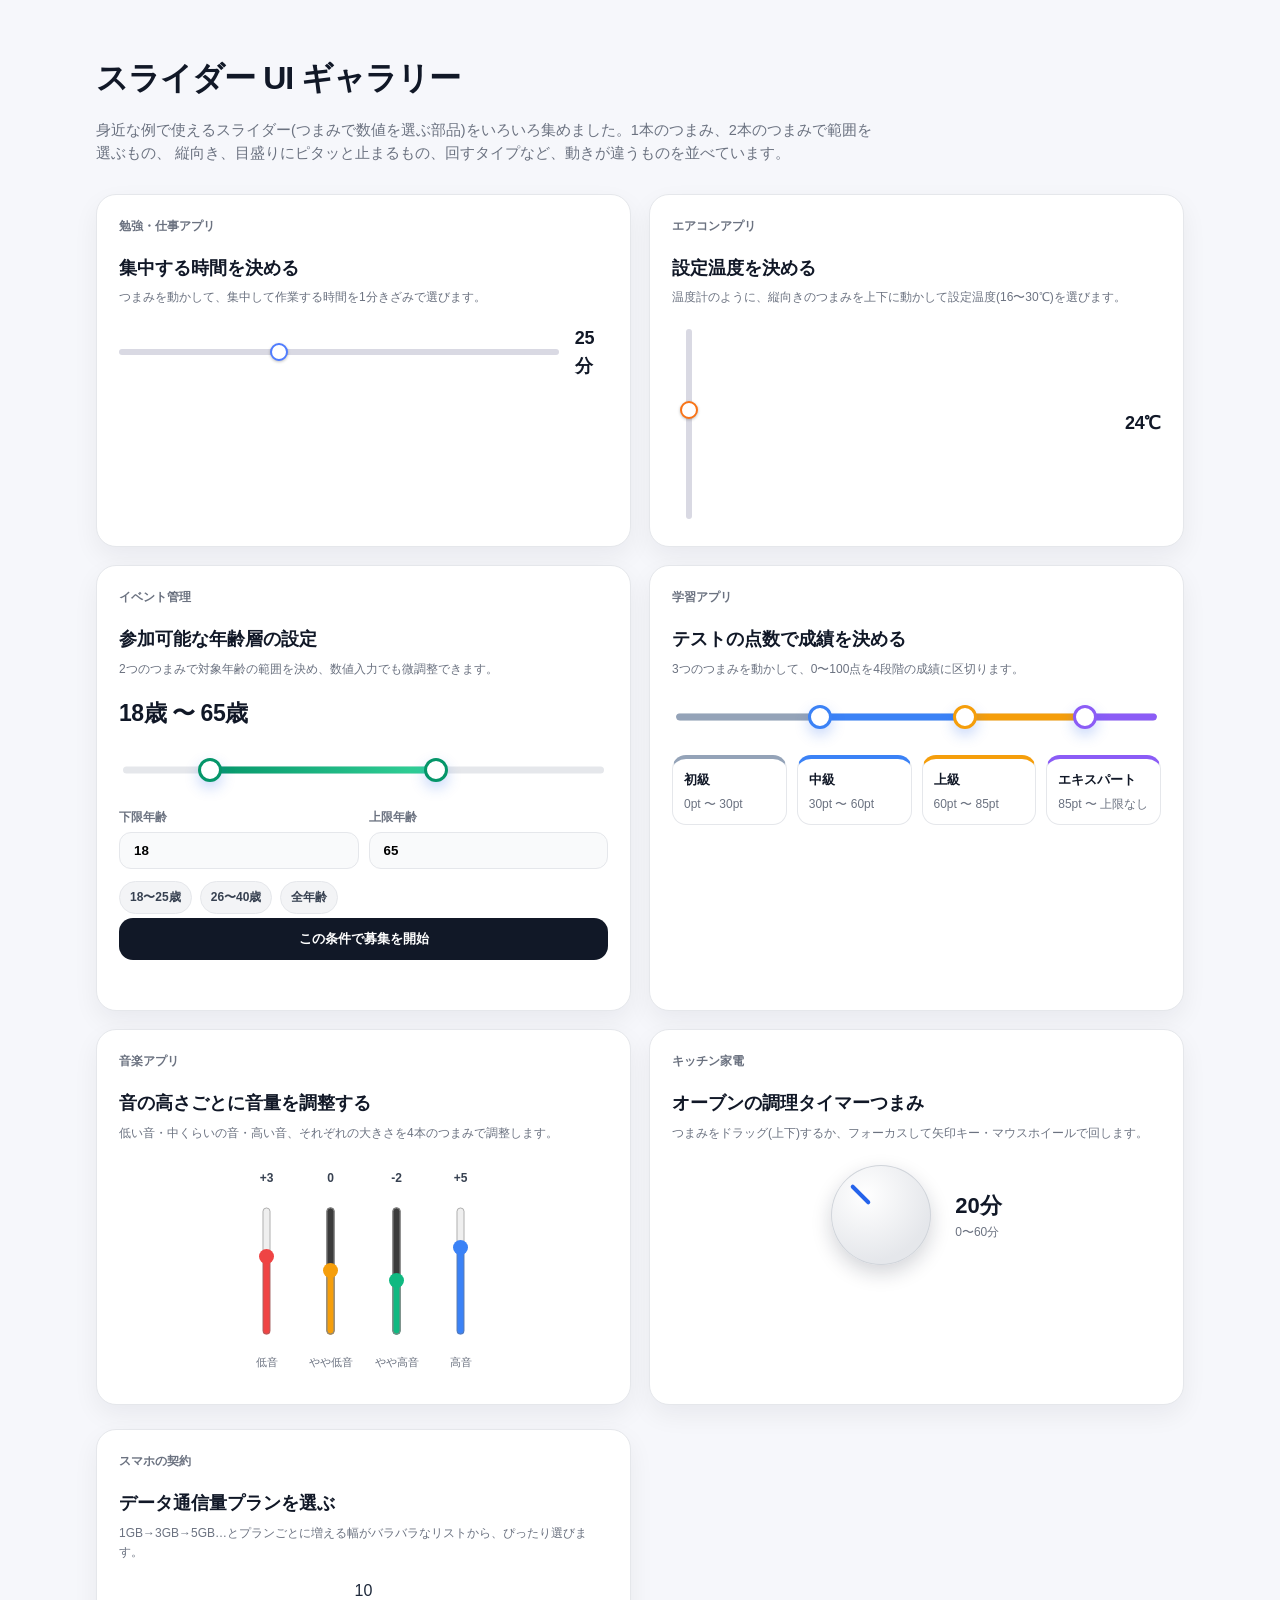
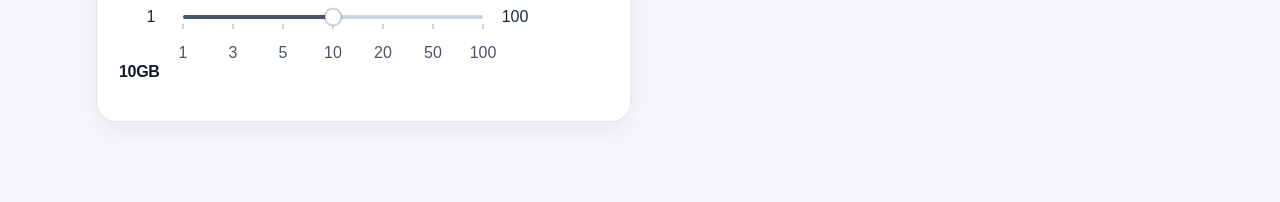
<file: index.html>
<!DOCTYPE html>
<html lang="ja">
<head>
<meta charset="UTF-8">
<meta name="viewport" content="width=device-width, initial-scale=1.0">
<title>スライダー UI ギャラリー</title>
<link rel="stylesheet" href="styles.css">
<script src="range-slider-library.js"></script>
<script src="range-slider-library-marks-plugin.js"></script>
<script src="range-slider-library-labels-plugin.js"></script>
</head>
<body>

<h1>スライダー UI ギャラリー</h1>
<p class="lead">
  身近な例で使えるスライダー(つまみで数値を選ぶ部品)をいろいろ集めました。1本のつまみ、2本のつまみで範囲を選ぶもの、
  縦向き、目盛りにピタッと止まるもの、回すタイプなど、動きが違うものを並べています。
</p>

<div class="grid">

  <div class="card">
    <div class="label">勉強・仕事アプリ</div>
    <h3>集中する時間を決める</h3>
    <div class="hint">つまみを動かして、集中して作業する時間を1分きざみで選びます。</div>
    <div style="display:flex; align-items:center; gap:16px;">
      <my-range-slider id="wcTimer" min="5" max="60" step="1" value="25"></my-range-slider>
      <span class="value" id="wcTimerVal" style="font-size:18px; margin:0;">25分</span>
    </div>
  </div>

  <div class="card">
    <div class="label">エアコンアプリ</div>
    <h3>設定温度を決める</h3>
    <div class="hint">温度計のように、縦向きのつまみを上下に動かして設定温度(16〜30℃)を選びます。</div>
    <div style="display:flex; align-items:center; gap:20px; height:200px;">
      <my-range-slider id="wcAircon" vertical min="16" max="30" step="1" value="24" style="height:190px; --filled-color:#f97316; --pointer-border-color:#f97316;"></my-range-slider>
      <span class="value" id="wcAirconVal" style="font-size:18px; margin:0;">24℃</span>
    </div>
  </div>

  <!-- 2ポインター範囲 + 数値入力 + チップ -->
  <div class="card">
    <div class="label">イベント管理</div>
    <h3>参加可能な年齢層の設定</h3>
    <div class="hint">2つのつまみで対象年齢の範囲を決め、数値入力でも微調整できます。</div>
    <div class="value" id="ageLabel">18歳 〜 65歳</div>
    <div class="dslider">
      <div class="track"></div>
      <div class="fill" id="ageFill" style="background: linear-gradient(90deg,#059669,#34d399);"></div>
      <input id="ageMinRange" type="range" min="0" max="100" step="1" value="18">
      <input id="ageMaxRange" type="range" min="0" max="100" step="1" value="65">
      <div class="dthumb" id="ageMinThumb" style="border-color:#059669;"></div>
      <div class="dthumb" id="ageMaxThumb" style="border-color:#059669;"></div>
    </div>
    <div class="inputs">
      <div class="input-box"><label>下限年齢</label><div class="input-row"><input id="ageMinInput" type="number"></div></div>
      <div class="input-box"><label>上限年齢</label><div class="input-row"><input id="ageMaxInput" type="number"></div></div>
    </div>
    <div class="chips">
      <button class="chip" onclick="setAgeRange(18,25)">18〜25歳</button>
      <button class="chip" onclick="setAgeRange(26,40)">26〜40歳</button>
      <button class="chip" onclick="setAgeRange(0,100)">全年齢</button>
    </div>
    <button class="primary" onclick="applyAge()">この条件で募集を開始</button>
    <div class="result" id="ageResult"></div>
  </div>

  <!-- 3ポインター + セグメント区切り -->
  <div class="card">
    <div class="label">学習アプリ</div>
    <h3>テストの点数で成績を決める</h3>
    <div class="hint">3つのつまみを動かして、0〜100点を4段階の成績に区切ります。</div>
    <div class="dslider">
      <div class="track">
        <div class="segment" id="lvlSeg0"></div>
        <div class="segment" id="lvlSeg1"></div>
        <div class="segment" id="lvlSeg2"></div>
        <div class="segment" id="lvlSeg3"></div>
      </div>
      <input id="lvlRange0" type="range" min="0" max="100" step="1" value="30">
      <input id="lvlRange1" type="range" min="0" max="100" step="1" value="60">
      <input id="lvlRange2" type="range" min="0" max="100" step="1" value="85">
      <div class="dthumb" id="lvlThumb0"></div>
      <div class="dthumb" id="lvlThumb1"></div>
      <div class="dthumb" id="lvlThumb2"></div>
    </div>
    <div class="tier-list" id="lvlList"></div>
  </div>

  <!-- 独立した縦スライダー群 -->
  <div class="card">
    <div class="label">音楽アプリ</div>
    <h3>音の高さごとに音量を調整する</h3>
    <div class="hint">低い音・中くらいの音・高い音、それぞれの大きさを4本のつまみで調整します。</div>
    <div class="vgroup" id="eqGroup"></div>
  </div>

  <!-- 回転式ノブ -->
  <div class="card">
    <div class="label">キッチン家電</div>
    <h3>オーブンの調理タイマーつまみ</h3>
    <div class="hint">つまみをドラッグ(上下)するか、フォーカスして矢印キー・マウスホイールで回します。</div>
    <div class="knob-row">
      <div class="knob" id="ovenKnob" tabindex="0" role="slider" aria-label="調理時間" aria-valuemin="0" aria-valuemax="60" aria-valuenow="20">
        <div class="knob-indicator" id="ovenIndicator"></div>
      </div>
      <div>
        <div class="knob-readout" id="ovenVal">20分</div>
        <div class="knob-hint">0〜60分</div>
      </div>
    </div>
  </div>

</div>

<div class="grid">

  <div class="card">
    <div class="label">スマホの契約</div>
    <h3>データ通信量プランを選ぶ</h3>
    <div class="hint">1GB→3GB→5GB…とプランごとに増える幅がバラバラなリストから、ぴったり選びます。</div>
    <tc-range-slider
      id="tcIso"
      data="1, 3, 5, 10, 20, 50, 100"
      value="10"
      marks="true"
      marks-count="7"
      marks-values-count="7"
      generate-labels="true">
    </tc-range-slider>
    <div class="value" id="tcIsoVal" style="margin-top:30px; font-size:16px;">10GB</div>
  </div>

</div>

<script src="app.js"></script>
</body>
</html>
</file>
<file: styles.css>
* { box-sizing: border-box; }
:root {
  --page-bg: #f6f7fb;
  --page-text: #111827;
  --card-bg: #ffffff;
  --card-border: #e5e7eb;
  --card-shadow: rgba(15,23,42,0.06);
  --card-radius: 20px;
  --accent: #2563eb;
  --heading-border: #dbeafe;
  --muted-text: #6b7280;
  --chip-bg: #f3f4f6;
  --chip-border: #e5e7eb;
  --chip-text: #374151;
  --chip-hover-bg: #eff6ff;
  --chip-hover-text: #2563eb;
  --chip-hover-border: #bfdbfe;
  --primary-bg: #111827;
  --primary-text: #ffffff;
}
body {
  font-family: -apple-system, BlinkMacSystemFont, "Segoe UI", "Noto Sans JP", sans-serif;
  background: var(--page-bg); color: var(--page-text);
  max-width: 1120px; margin: 0 auto; padding: 32px 16px 80px; line-height: 1.6;
  transition: background 0.4s ease, color 0.4s ease;
}
h1 { font-size: clamp(22px, 4vw, 32px); letter-spacing: -0.03em; margin-bottom: 8px; }
p.lead { color: var(--muted-text); max-width: 780px; font-size: 14.5px; margin-bottom: 28px; }
.grid { display: grid; grid-template-columns: repeat(2, 1fr); gap: 18px; margin-top: 24px; }
@media (max-width: 860px) { .grid { grid-template-columns: 1fr; } }
.card { background: var(--card-bg); border: 1px solid var(--card-border); border-radius: var(--card-radius); padding: 22px; box-shadow: 0 10px 26px var(--card-shadow); }
.card.full { grid-column: 1 / -1; }
.label { font-size: 12px; color: var(--muted-text); font-weight: 700; margin-bottom: 4px; }
h3 { font-size: 18px; margin-bottom: 6px; }
.hint { font-size: 12px; color: var(--muted-text); margin-bottom: 16px; }
.value { font-size: 23px; font-weight: 900; letter-spacing: -0.02em; margin-bottom: 14px; }

/* --- dual/multi-thumb overlay slider (native input overlay technique) --- */
.dslider { position: relative; height: 44px; margin: 16px 4px; }
.track { position: absolute; left: 0; right: 0; top: 50%; height: 7px; transform: translateY(-50%); background: #e5e7eb; border-radius: 999px; overflow: hidden; }
.fill { position: absolute; top: 50%; height: 7px; transform: translateY(-50%); border-radius: 999px; }
.segment { position: absolute; top: 50%; height: 9px; transform: translateY(-50%); border-radius: 999px; }
.dslider input[type="range"] { position: absolute; top: 50%; width: 100%; height: 44px; transform: translateY(-50%); appearance: none; -webkit-appearance: none; background: transparent; pointer-events: none; margin: 0; }
.dslider input[type="range"]::-webkit-slider-thumb { -webkit-appearance: none; width: 28px; height: 28px; border-radius: 50%; background: transparent; pointer-events: auto; cursor: grab; }
.dslider input[type="range"]::-moz-range-thumb { width: 28px; height: 28px; border: none; background: transparent; pointer-events: auto; cursor: grab; }
.dthumb { position: absolute; top: 50%; width: 24px; height: 24px; background: #fff; border: 3px solid #2563eb; border-radius: 50%; transform: translate(-50%, -50%); box-shadow: 0 6px 14px rgba(37,99,235,0.25); pointer-events: none; }

.chips { display: flex; flex-wrap: wrap; gap: 8px; margin-bottom: 4px; }
button.chip { font-family: inherit; cursor: pointer; background: var(--chip-bg); border: 1px solid var(--chip-border); color: var(--chip-text); border-radius: 999px; padding: 7px 10px; font-size: 12px; font-weight: 700; transition: background 0.3s ease, color 0.3s ease, border-color 0.3s ease; }
button.chip:hover { background: var(--chip-hover-bg); color: var(--chip-hover-text); border-color: var(--chip-hover-border); }
.inputs { display: grid; grid-template-columns: 1fr 1fr; gap: 10px; margin-bottom: 12px; }
.input-row { display: flex; gap: 6px; align-items: center; background: #f9fafb; border: 1px solid #e5e7eb; border-radius: 12px; padding: 9px 12px; }
.input-row input { width: 100%; border: none; outline: none; background: transparent; font-weight: 700; }
.input-box label { display: block; font-size: 12px; color: #6b7280; font-weight: 700; margin-bottom: 5px; }
.result { text-align: center; color: #10b981; font-size: 13px; font-weight: 800; margin-top: 10px; min-height: 18px; }
button.primary { width: 100%; padding: 12px; background: var(--primary-bg); color: var(--primary-text); border-radius: 14px; font-weight: 800; border: none; cursor: pointer; font-family: inherit; transition: background 0.3s ease, color 0.3s ease; }

/* --- vertical independent sliders (EQ) --- */
.vgroup { display: flex; gap: 22px; justify-content: center; padding: 10px 0; flex-wrap: wrap; }
.vslot { display: flex; flex-direction: column; align-items: center; gap: 8px; }
.vslot .vlabel { font-size: 12px; font-weight: 800; color: #374151; }
.vslider-wrap { width: 40px; height: 150px; display: flex; align-items: center; justify-content: center; }
.vslider-wrap input[type="range"] { width: 150px; height: 40px; transform: rotate(-90deg); margin: 0; }
.vslot .vname { font-size: 11px; color: #6b7280; }

.tier-list { display: grid; grid-template-columns: repeat(4, 1fr); gap: 10px; }
@media (max-width: 860px) { .tier-list { grid-template-columns: repeat(2, 1fr); } }
.tier { border: 1px solid #e5e7eb; border-top: 4px solid #2563eb; border-radius: 14px; padding: 11px; background: #fff; }
.tier-name { font-size: 13px; font-weight: 900; margin-bottom: 4px; }
.tier-range { color: #6b7280; font-size: 12px; line-height: 1.5; }

/* --- radial knob --- */
.knob-row { display: flex; align-items: center; gap: 24px; justify-content: center; padding: 6px 0; }
.knob {
  position: relative; width: 100px; height: 100px; border-radius: 50%;
  background: radial-gradient(circle at 35% 30%, #fff, #e5e7eb 70%);
  box-shadow: 0 8px 20px rgba(15,23,42,0.18), inset 0 0 0 1px #d1d5db;
  cursor: ns-resize; touch-action: none; outline-offset: 4px;
}
.knob:focus { outline: 2px solid #2563eb; }
.knob-indicator { position: absolute; left: 50%; top: 8px; width: 4px; height: 26px; background: #2563eb; border-radius: 2px; transform-origin: 2px 42px; margin-left: -2px; }
.knob-readout { font-size: 22px; font-weight: 900; }
.knob-hint { font-size: 12px; color: #6b7280; }

/* --- 本家 toolcool-range-slider 用の余白調整 --- */
tc-range-slider { display: block; margin-top: 10px; }
</file>
